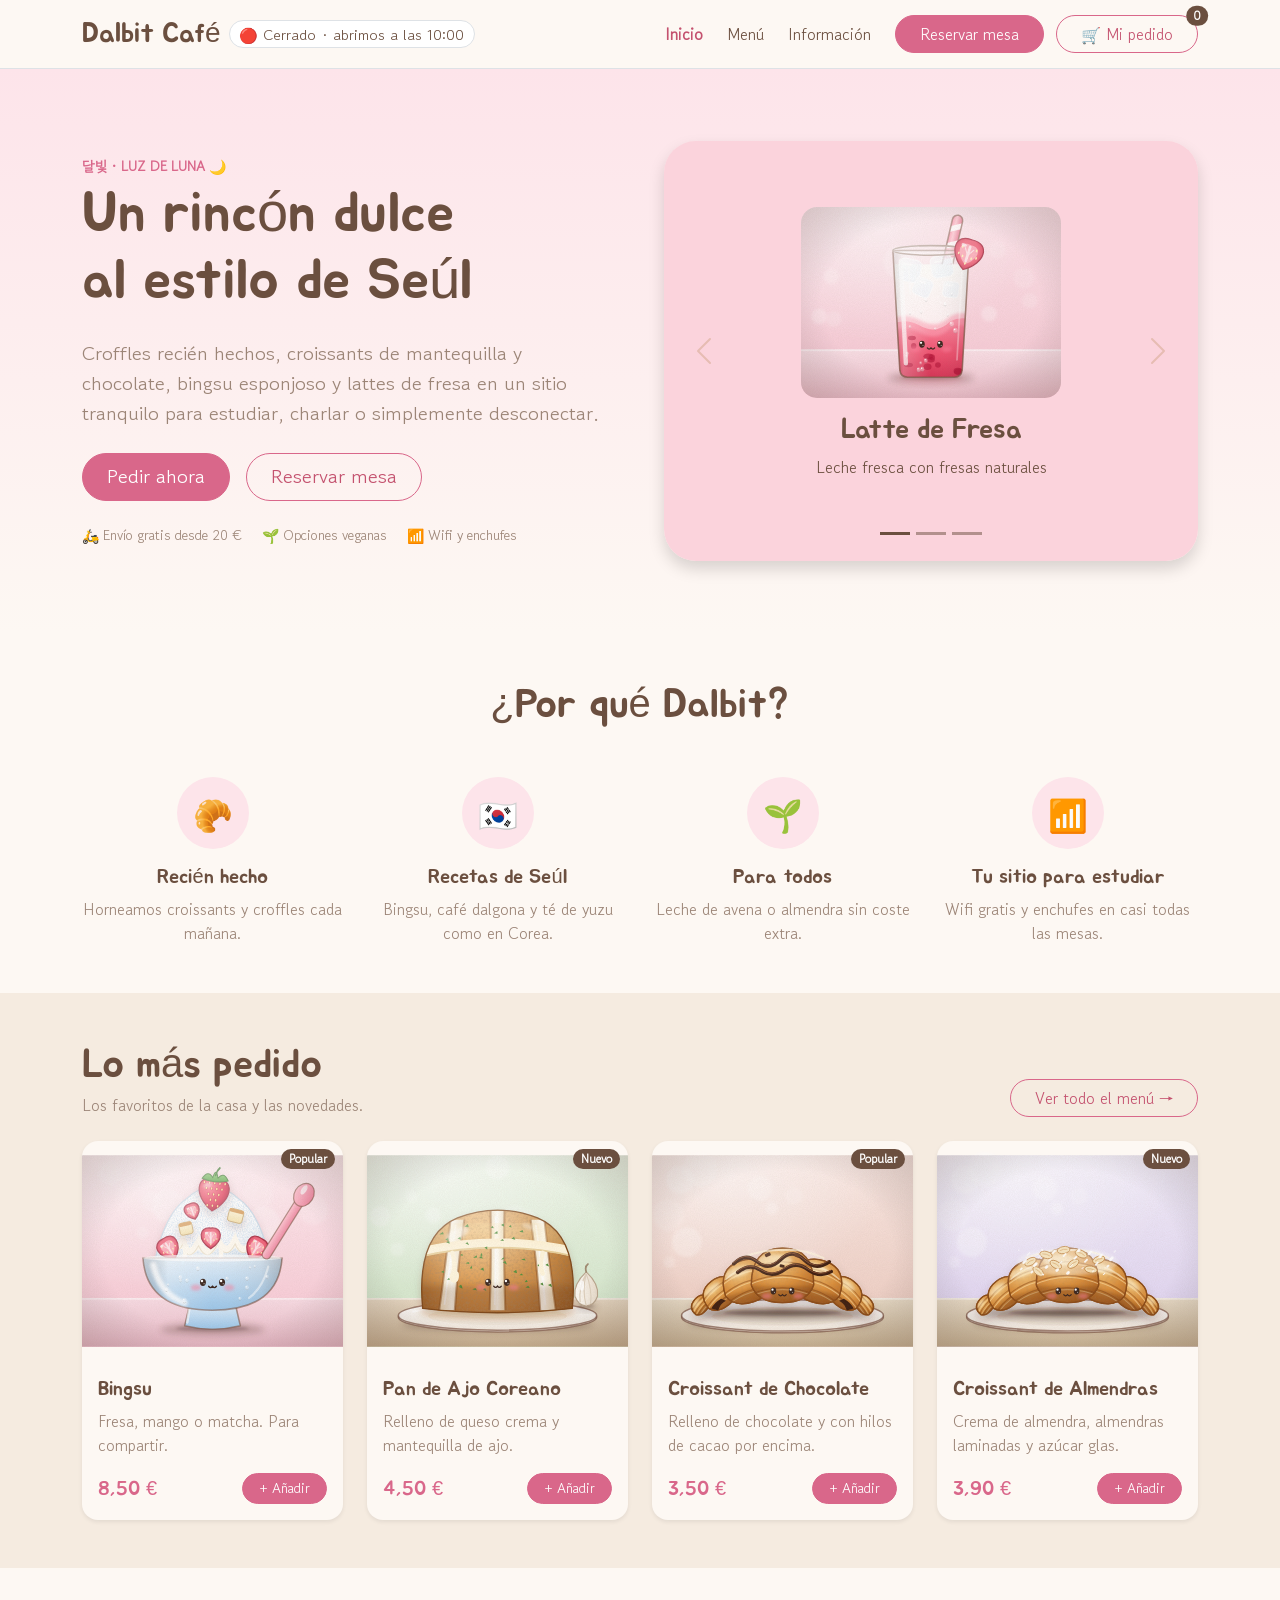
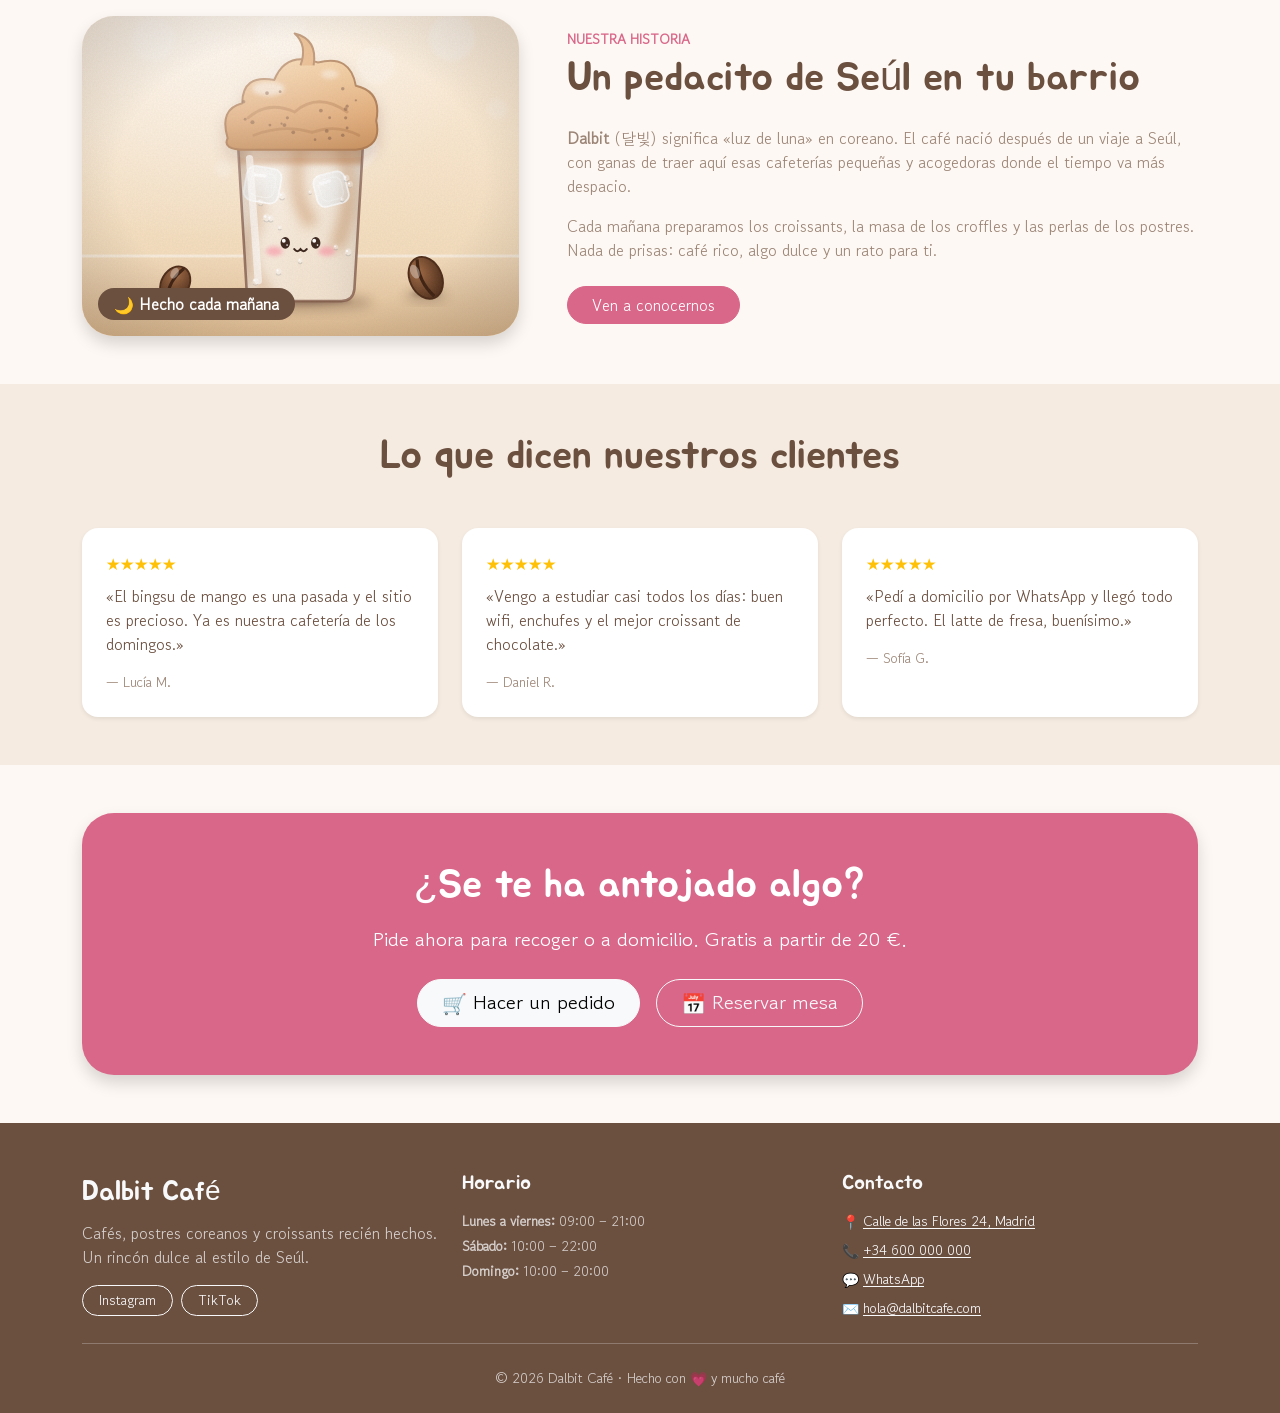
<file: primerproyectobootstrap/index.html>
<!DOCTYPE html>
<html lang="es">
<head>
  <meta charset="UTF-8">
  <meta name="viewport" content="width=device-width, initial-scale=1">
  <title>Dalbit Café · Cafetería coreana, postres y croissants</title>

  <!-- Para Google y para cuando se comparte el enlace -->
  <meta name="description" content="Dalbit Café: cafés, bingsu, croffles y croissants recién hechos al estilo de Seúl. Pide para recoger o a domicilio, o reserva tu mesa.">
  <meta name="theme-color" content="#d9678a">
  <meta property="og:title" content="Dalbit Café · Un rincón dulce al estilo de Seúl">
  <meta property="og:description" content="Cafés, postres coreanos y croissants recién hechos. Pide online o reserva tu mesa.">
  <meta property="og:type" content="website">
  <link rel="icon" href="img/favicon.svg" type="image/svg+xml">

  <!-- Fuentes de Google -->
  <link rel="preconnect" href="https://fonts.googleapis.com">
  <link rel="preconnect" href="https://fonts.gstatic.com" crossorigin>
  <link href="https://fonts.googleapis.com/css2?family=Gowun+Dodum&family=Jua&display=swap" rel="stylesheet">

  <!-- Bootstrap (archivo local) y mis estilos -->
  <link rel="stylesheet" href="css/bootstrap.min.css">
  <link rel="stylesheet" href="css/style.css">
</head>
<body class="d-flex flex-column min-vh-100" data-pagina="inicio">

  <!-- Aquí plantilla.js pone el menú de arriba -->
  <div id="cabecera" class="sticky-top"></div>

  <main class="flex-grow-1">

    <!-- ========== PORTADA ========== -->
    <header class="portada py-5">
      <div class="container py-lg-4">
        <div class="row align-items-center g-5">
          <div class="col-12 col-lg-6 text-center text-lg-start">
            <p class="text-primary text-uppercase fw-bold small mb-1">달빛 · Luz de luna 🌙</p>
            <h1 class="display-4">Un rincón dulce<br>al estilo de Seúl</h1>
            <p class="lead text-body-secondary my-4">
              Croffles recién hechos, croissants de mantequilla y chocolate, bingsu esponjoso y lattes de fresa
              en un sitio tranquilo para estudiar, charlar o simplemente desconectar.
            </p>
            <div class="d-flex flex-wrap gap-3 justify-content-center justify-content-lg-start">
              <a href="menu.html" class="btn btn-primary rounded-pill px-4 btn-lg">Pedir ahora</a>
              <button class="btn btn-outline-primary rounded-pill px-4 btn-lg" data-bs-toggle="modal" data-bs-target="#modalReserva">
                Reservar mesa
              </button>
            </div>

            <!-- Ventajas rápidas -->
            <ul class="list-inline small text-body-secondary mt-4 mb-0">
              <li class="list-inline-item me-3">🛵 Envío gratis desde <span data-dato="envioGratisDesde"></span></li>
              <li class="list-inline-item me-3">🌱 Opciones veganas</li>
              <li class="list-inline-item">📶 Wifi y enchufes</li>
            </ul>
          </div>

          <!-- Carrusel de platos -->
          <div class="col-12 col-lg-6">
            <div id="carruselPlatos" class="carousel slide carousel-fade rounded-5 overflow-hidden shadow" data-bs-ride="carousel">
              <div class="carousel-indicators">
                <button type="button" data-bs-target="#carruselPlatos" data-bs-slide-to="0" class="active" aria-current="true" aria-label="Latte de fresa"></button>
                <button type="button" data-bs-target="#carruselPlatos" data-bs-slide-to="1" aria-label="Matcha latte"></button>
                <button type="button" data-bs-target="#carruselPlatos" data-bs-slide-to="2" aria-label="Croffle de miel"></button>
              </div>

              <div class="carousel-inner">
                <div class="carousel-item active">
                  <div class="slide slide-rosa d-flex flex-column align-items-center justify-content-center text-center p-4">
                    <img src="img/latte-fresa.svg" class="slide-img rounded-4 mb-3" alt="Latte de fresa">
                    <h2 class="h3">Latte de Fresa</h2>
                    <p>Leche fresca con fresas naturales</p>
                  </div>
                </div>
                <div class="carousel-item">
                  <div class="slide slide-verde d-flex flex-column align-items-center justify-content-center text-center p-4">
                    <img src="img/matcha-latte.svg" class="slide-img rounded-4 mb-3" alt="Matcha latte">
                    <h2 class="h3">Matcha Latte</h2>
                    <p>Té verde con leche y espuma suave</p>
                  </div>
                </div>
                <div class="carousel-item">
                  <div class="slide slide-crema d-flex flex-column align-items-center justify-content-center text-center p-4">
                    <img src="img/croffle.svg" class="slide-img rounded-4 mb-3" alt="Croffle">
                    <h2 class="h3">Croffle de Miel</h2>
                    <p>Croissant en gofrera con miel y helado</p>
                  </div>
                </div>
              </div>

              <button class="carousel-control-prev" type="button" data-bs-target="#carruselPlatos" data-bs-slide="prev">
                <span class="carousel-control-prev-icon" aria-hidden="true"></span>
                <span class="visually-hidden">Anterior</span>
              </button>
              <button class="carousel-control-next" type="button" data-bs-target="#carruselPlatos" data-bs-slide="next">
                <span class="carousel-control-next-icon" aria-hidden="true"></span>
                <span class="visually-hidden">Siguiente</span>
              </button>
            </div>
          </div>
        </div>
      </div>
    </header>

    <!-- ========== ¿POR QUÉ DALBIT? ========== -->
    <section class="py-5">
      <div class="container">
        <h2 class="display-6 text-center mb-5">¿Por qué Dalbit?</h2>

        <div class="row row-cols-1 row-cols-sm-2 row-cols-lg-4 g-4 text-center">
          <div class="col aparecer">
            <div class="circulo d-inline-flex align-items-center justify-content-center rounded-circle bg-primary-subtle fs-2 mb-3">🥐</div>
            <h3 class="h5">Recién hecho</h3>
            <p class="text-body-secondary mb-0">Horneamos croissants y croffles cada mañana.</p>
          </div>
          <div class="col aparecer">
            <div class="circulo d-inline-flex align-items-center justify-content-center rounded-circle bg-primary-subtle fs-2 mb-3">🇰🇷</div>
            <h3 class="h5">Recetas de Seúl</h3>
            <p class="text-body-secondary mb-0">Bingsu, café dalgona y té de yuzu como en Corea.</p>
          </div>
          <div class="col aparecer">
            <div class="circulo d-inline-flex align-items-center justify-content-center rounded-circle bg-primary-subtle fs-2 mb-3">🌱</div>
            <h3 class="h5">Para todos</h3>
            <p class="text-body-secondary mb-0">Leche de avena o almendra sin coste extra.</p>
          </div>
          <div class="col aparecer">
            <div class="circulo d-inline-flex align-items-center justify-content-center rounded-circle bg-primary-subtle fs-2 mb-3">📶</div>
            <h3 class="h5">Tu sitio para estudiar</h3>
            <p class="text-body-secondary mb-0">Wifi gratis y enchufes en casi todas las mesas.</p>
          </div>
        </div>
      </div>
    </section>

    <!-- ========== LO MÁS PEDIDO ========== -->
    <section class="py-5 bg-body-tertiary">
      <div class="container">
        <div class="d-flex flex-wrap justify-content-between align-items-end gap-2 mb-4">
          <div>
            <h2 class="display-6 mb-1">Lo más pedido</h2>
            <p class="text-body-secondary mb-0">Los favoritos de la casa y las novedades.</p>
          </div>
          <a href="menu.html" class="btn btn-outline-primary rounded-pill px-4">Ver todo el menú →</a>
        </div>

        <!-- inicio.js pone aquí los productos que tienen insignia en datos.js -->
        <div id="destacados" class="row row-cols-1 row-cols-sm-2 row-cols-lg-4 g-4"></div>
      </div>
    </section>

    <!-- ========== NUESTRA HISTORIA ========== -->
    <!-- Cuenta aquí la historia real del negocio -->
    <section class="py-5">
      <div class="container">
        <div class="row align-items-center g-5">
          <div class="col-12 col-lg-5 aparecer">
            <div class="position-relative">
              <img src="img/cafe-dalgona.svg" class="img-fluid rounded-5 shadow" alt="Café dalgona de Dalbit Café" width="600" height="440" loading="lazy">
              <span class="badge rounded-pill text-bg-dark fs-6 position-absolute bottom-0 start-0 m-3 px-3 py-2">🌙 Hecho cada mañana</span>
            </div>
          </div>
          <div class="col-12 col-lg-7 aparecer">
            <p class="text-primary text-uppercase fw-bold small mb-1">Nuestra historia</p>
            <h2 class="display-6 mb-4">Un pedacito de Seúl en tu barrio</h2>
            <p class="text-body-secondary">
              <strong>Dalbit</strong> (달빛) significa «luz de luna» en coreano. El café nació después de un viaje a Seúl,
              con ganas de traer aquí esas cafeterías pequeñas y acogedoras donde el tiempo va más despacio.
            </p>
            <p class="text-body-secondary mb-4">
              Cada mañana preparamos los croissants, la masa de los croffles y las perlas de los postres.
              Nada de prisas: café rico, algo dulce y un rato para ti.
            </p>
            <a href="informacion.html" class="btn btn-primary rounded-pill px-4">Ven a conocernos</a>
          </div>
        </div>
      </div>
    </section>

    <!-- ========== OPINIONES ========== -->
    <!-- ⚠️ Opiniones de EJEMPLO: cámbialas por opiniones reales de clientes antes de publicar la web -->
    <section class="py-5 bg-body-tertiary">
      <div class="container">
        <h2 class="display-6 text-center mb-5">Lo que dicen nuestros clientes</h2>

        <div class="row row-cols-1 row-cols-md-3 g-4">
          <div class="col aparecer">
            <figure class="h-100 bg-white rounded-4 shadow-sm p-4 mb-0">
              <div class="text-warning mb-2" aria-label="5 de 5 estrellas">★★★★★</div>
              <blockquote class="mb-3">
                <p class="mb-0">«El bingsu de mango es una pasada y el sitio es precioso. Ya es nuestra cafetería de los domingos.»</p>
              </blockquote>
              <figcaption class="text-body-secondary small">— Lucía M.</figcaption>
            </figure>
          </div>
          <div class="col aparecer">
            <figure class="h-100 bg-white rounded-4 shadow-sm p-4 mb-0">
              <div class="text-warning mb-2" aria-label="5 de 5 estrellas">★★★★★</div>
              <blockquote class="mb-3">
                <p class="mb-0">«Vengo a estudiar casi todos los días: buen wifi, enchufes y el mejor croissant de chocolate.»</p>
              </blockquote>
              <figcaption class="text-body-secondary small">— Daniel R.</figcaption>
            </figure>
          </div>
          <div class="col aparecer">
            <figure class="h-100 bg-white rounded-4 shadow-sm p-4 mb-0">
              <div class="text-warning mb-2" aria-label="5 de 5 estrellas">★★★★★</div>
              <blockquote class="mb-3">
                <p class="mb-0">«Pedí a domicilio por WhatsApp y llegó todo perfecto. El latte de fresa, buenísimo.»</p>
              </blockquote>
              <figcaption class="text-body-secondary small">— Sofía G.</figcaption>
            </figure>
          </div>
        </div>
      </div>
    </section>

    <!-- ========== LLAMADA A LA ACCIÓN ========== -->
    <section class="py-5">
      <div class="container">
        <div class="bg-primary text-white rounded-5 shadow p-4 p-lg-5 text-center aparecer">
          <h2 class="display-6 mb-3">¿Se te ha antojado algo?</h2>
          <p class="lead mb-4">Pide ahora para recoger o a domicilio. Gratis a partir de <span data-dato="envioGratisDesde"></span>.</p>
          <div class="d-flex flex-wrap gap-3 justify-content-center">
            <a href="menu.html" class="btn btn-light btn-lg rounded-pill px-4">🛒 Hacer un pedido</a>
            <button class="btn btn-outline-light btn-lg rounded-pill px-4" data-bs-toggle="modal" data-bs-target="#modalReserva">📅 Reservar mesa</button>
          </div>
        </div>
      </div>
    </section>

  </main>

  <!-- Aquí plantilla.js pone el pie, el carrito y las ventanas -->
  <div id="piezasComunes"></div>

  <!-- JavaScript: Bootstrap, datos, piezas comunes, código común y el de esta página -->
  <script src="js/bootstrap.bundle.min.js"></script>
  <script src="js/datos.js"></script>
  <script src="js/plantilla.js"></script>
  <script src="js/comun.js"></script>
  <script src="js/inicio.js"></script>
</body>
</html>
</file>
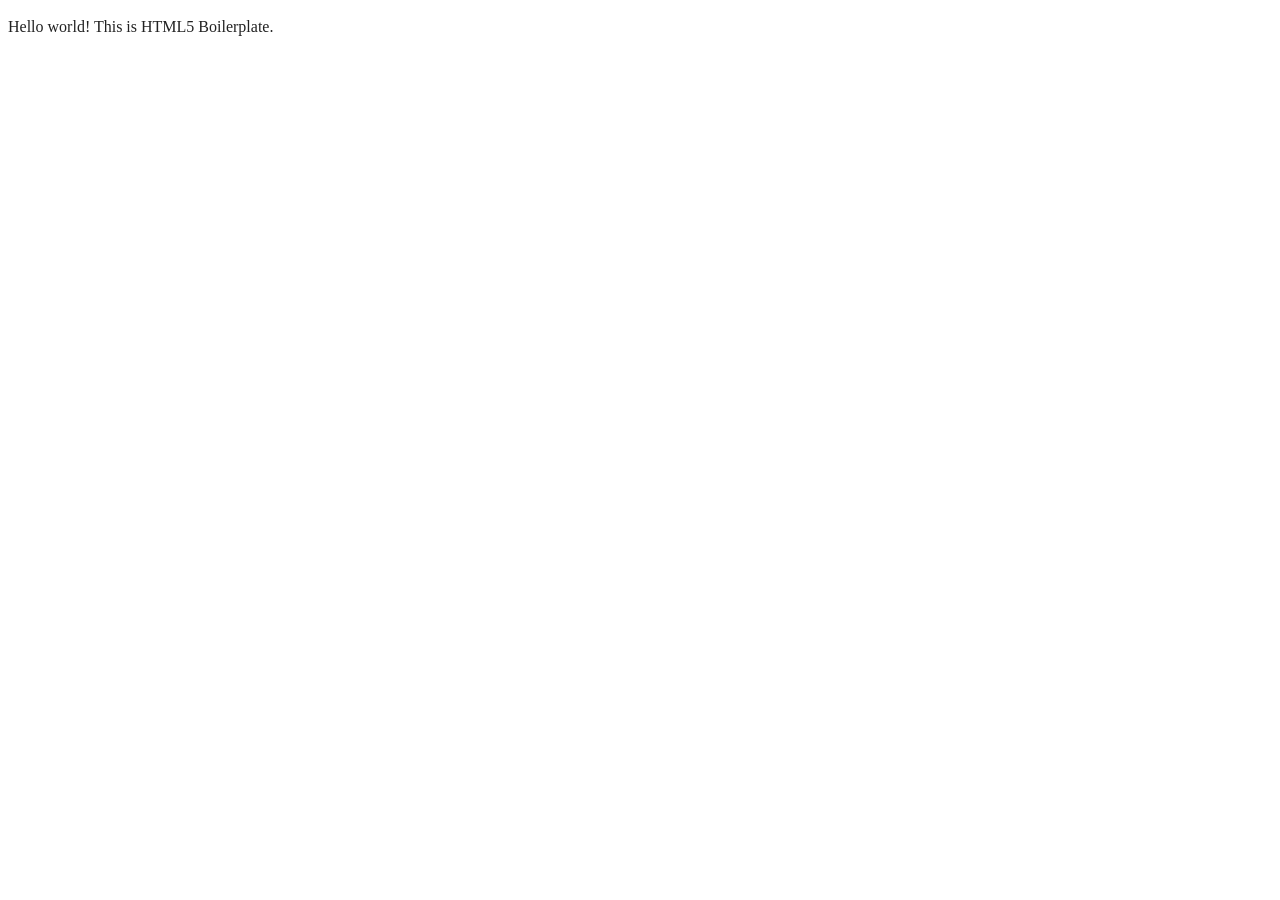
<file: proyectocorrecto/index.html>
<!doctype html>
<html class="no-js" lang="">

<head>
  <meta charset="utf-8">
  <meta name="viewport" content="width=device-width, initial-scale=1">
  <title></title>
  <link rel="stylesheet" href="css/style.css">
  <meta name="description" content="">

  <meta property="og:title" content="">
  <meta property="og:type" content="">
  <meta property="og:url" content="">
  <meta property="og:image" content="">
  <meta property="og:image:alt" content="">

  <link rel="icon" href="/favicon.ico" sizes="any">
  <link rel="icon" href="/icon.svg" type="image/svg+xml">
  <link rel="apple-touch-icon" href="icon.png">

  <link rel="manifest" href="site.webmanifest">
  <meta name="theme-color" content="#fafafa">
  <script src="js/app.js"></script>
</head>

<body>

  <!-- Add your site or application content here -->
  <p>Hello world! This is HTML5 Boilerplate.</p>
  <script src="js/app.js"></script>

</body>

</html>
</file>
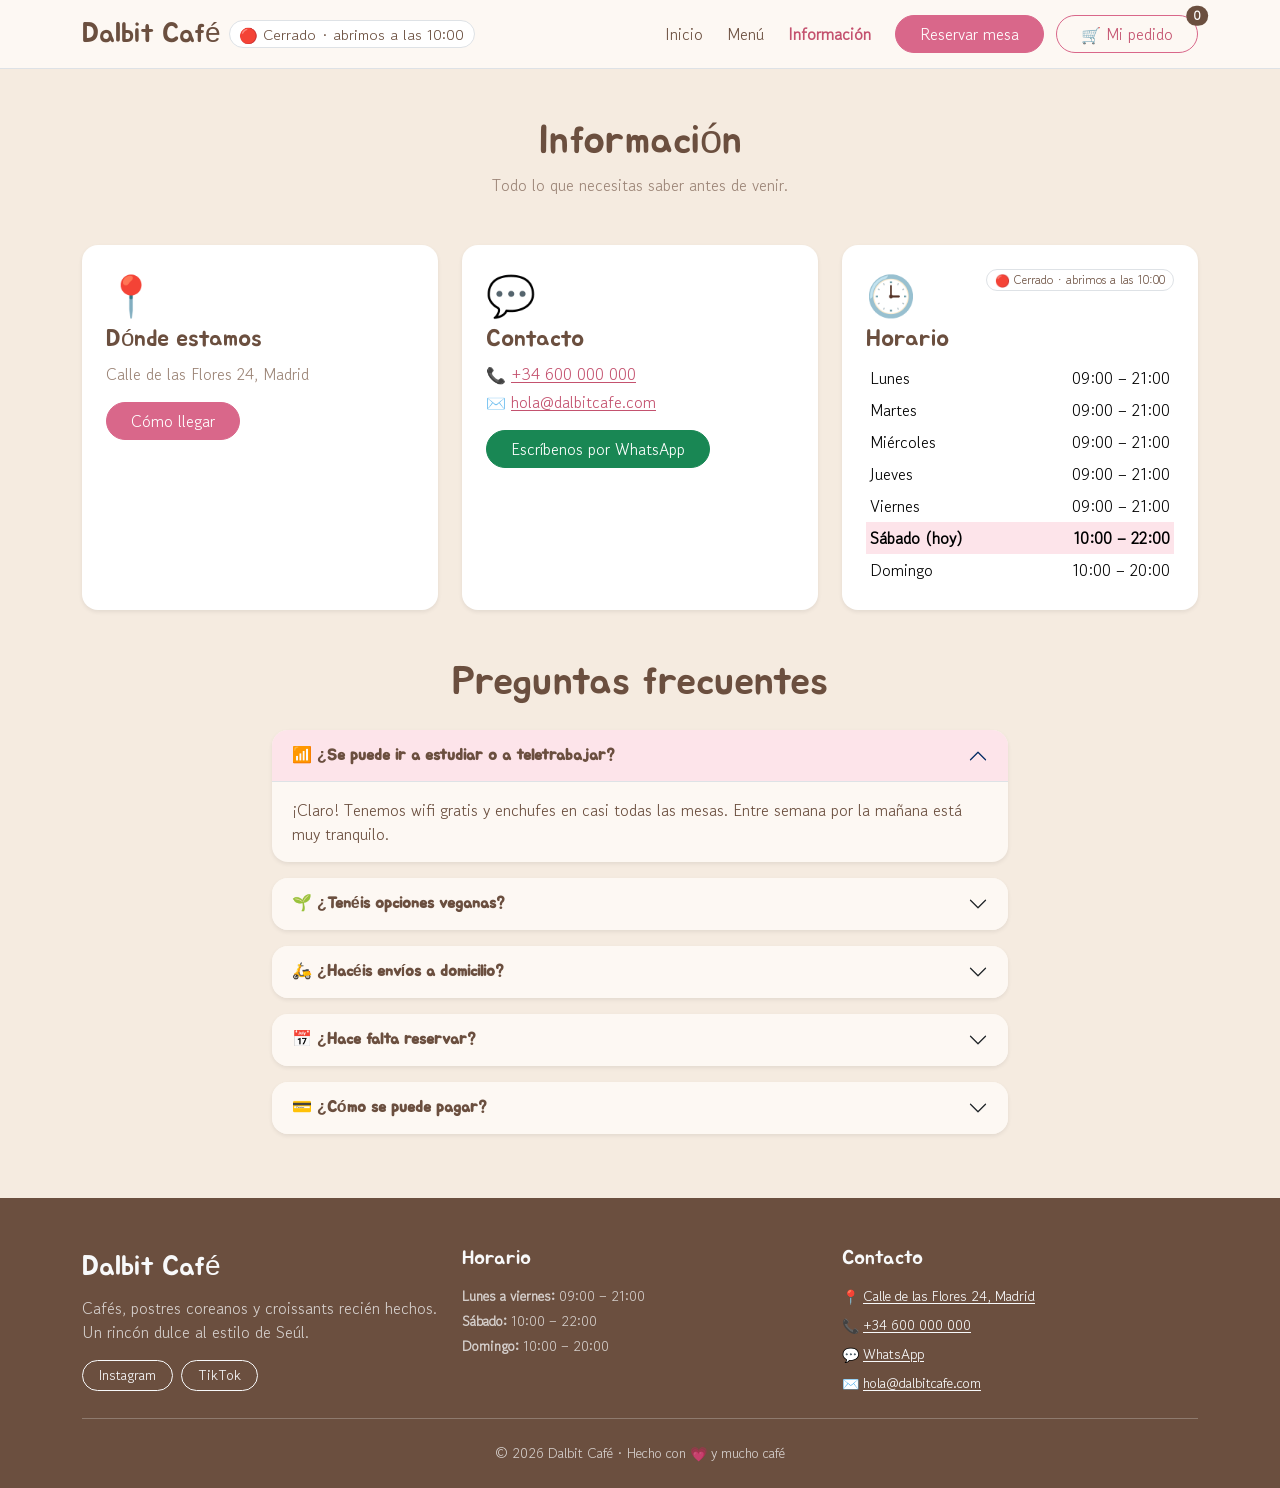
<file: primerproyectobootstrap/informacion.html>
<!DOCTYPE html>
<html lang="es">
<head>
  <meta charset="UTF-8">
  <meta name="viewport" content="width=device-width, initial-scale=1">
  <title>Información · Dalbit Café</title>

  <!-- Para Google y para cuando se comparte el enlace -->
  <meta name="description" content="Dónde está Dalbit Café, horario de apertura, contacto por teléfono y WhatsApp, y preguntas frecuentes.">
  <meta name="theme-color" content="#d9678a">
  <meta property="og:title" content="Información · Dalbit Café">
  <meta property="og:description" content="Horario, dirección, contacto y preguntas frecuentes.">
  <meta property="og:type" content="website">
  <link rel="icon" href="img/favicon.svg" type="image/svg+xml">

  <!-- Fuentes de Google -->
  <link rel="preconnect" href="https://fonts.googleapis.com">
  <link rel="preconnect" href="https://fonts.gstatic.com" crossorigin>
  <link href="https://fonts.googleapis.com/css2?family=Gowun+Dodum&family=Jua&display=swap" rel="stylesheet">

  <!-- Bootstrap (archivo local) y mis estilos -->
  <link rel="stylesheet" href="css/bootstrap.min.css">
  <link rel="stylesheet" href="css/style.css">
</head>
<body class="d-flex flex-column min-vh-100" data-pagina="informacion">

  <!-- Aquí plantilla.js pone el menú de arriba -->
  <div id="cabecera" class="sticky-top"></div>

  <main class="flex-grow-1 py-5 bg-body-tertiary">
    <div class="container">
      <div class="text-center mb-5">
        <h1 class="display-6">Información</h1>
        <p class="text-body-secondary">Todo lo que necesitas saber antes de venir.</p>
      </div>

      <!-- ========== DÓNDE, CONTACTO Y HORARIO ========== -->
      <!-- Los datos salen de datos.js (data-dato y data-enlace) -->
      <div class="row g-4 mb-5">
        <div class="col-12 col-md-6 col-lg-4">
          <div class="h-100 bg-white rounded-4 shadow-sm p-4">
            <div class="display-6 mb-2">📍</div>
            <h2 class="h4">Dónde estamos</h2>
            <p class="text-body-secondary" data-dato="direccion"></p>
            <a data-enlace="mapa" class="btn btn-primary rounded-pill px-4" target="_blank" rel="noopener">Cómo llegar</a>
          </div>
        </div>

        <div class="col-12 col-md-6 col-lg-4">
          <div class="h-100 bg-white rounded-4 shadow-sm p-4">
            <div class="display-6 mb-2">💬</div>
            <h2 class="h4">Contacto</h2>
            <ul class="list-unstyled text-body-secondary">
              <li class="mb-1">📞 <a data-enlace="telefono"><span data-dato="telefono"></span></a></li>
              <li>✉️ <a data-enlace="email"><span data-dato="email"></span></a></li>
            </ul>
            <a data-enlace="whatsapp" class="btn btn-success rounded-pill px-4" target="_blank" rel="noopener">Escríbenos por WhatsApp</a>
          </div>
        </div>

        <div class="col-12 col-lg-4">
          <div class="h-100 bg-white rounded-4 shadow-sm p-4">
            <div class="d-flex justify-content-between align-items-start">
              <div class="display-6 mb-2">🕒</div>
              <span class="badge rounded-pill bg-white text-body border fw-normal estado-local"></span>
            </div>
            <h2 class="h4">Horario</h2>
            <table class="table table-sm table-borderless mb-0">
              <!-- informacion.js rellena las filas con el horario de datos.js -->
              <tbody id="tablaHorario"></tbody>
            </table>
          </div>
        </div>
      </div>

      <!-- ========== PREGUNTAS FRECUENTES ========== -->
      <h2 class="display-6 text-center mb-4">Preguntas frecuentes</h2>

      <div class="row justify-content-center">
        <div class="col-12 col-lg-8">
          <div class="accordion" id="acordeonInfo">

            <div class="accordion-item border-0 rounded-4 overflow-hidden shadow-sm mb-3">
              <h3 class="accordion-header">
                <button class="accordion-button fw-bold" type="button" data-bs-toggle="collapse" data-bs-target="#info1">
                  📶 ¿Se puede ir a estudiar o a teletrabajar?
                </button>
              </h3>
              <div id="info1" class="accordion-collapse collapse show" data-bs-parent="#acordeonInfo">
                <div class="accordion-body">
                  ¡Claro! Tenemos wifi gratis y enchufes en casi todas las mesas. Entre semana por la mañana está muy tranquilo.
                </div>
              </div>
            </div>

            <div class="accordion-item border-0 rounded-4 overflow-hidden shadow-sm mb-3">
              <h3 class="accordion-header">
                <button class="accordion-button fw-bold collapsed" type="button" data-bs-toggle="collapse" data-bs-target="#info2">
                  🌱 ¿Tenéis opciones veganas?
                </button>
              </h3>
              <div id="info2" class="accordion-collapse collapse" data-bs-parent="#acordeonInfo">
                <div class="accordion-body">
                  Sí. Todas las bebidas se pueden pedir con leche de avena o de almendra sin coste extra.
                </div>
              </div>
            </div>

            <div class="accordion-item border-0 rounded-4 overflow-hidden shadow-sm mb-3">
              <h3 class="accordion-header">
                <button class="accordion-button fw-bold collapsed" type="button" data-bs-toggle="collapse" data-bs-target="#info3">
                  🛵 ¿Hacéis envíos a domicilio?
                </button>
              </h3>
              <div id="info3" class="accordion-collapse collapse" data-bs-parent="#acordeonInfo">
                <div class="accordion-body">
                  Sí, por <span data-dato="costeEnvio"></span>, y gratis si tu pedido llega a <span data-dato="envioGratisDesde"></span>.
                  Puedes <a href="menu.html">hacer tu pedido aquí</a> y enviárnoslo por WhatsApp.
                </div>
              </div>
            </div>

            <div class="accordion-item border-0 rounded-4 overflow-hidden shadow-sm mb-3">
              <h3 class="accordion-header">
                <button class="accordion-button fw-bold collapsed" type="button" data-bs-toggle="collapse" data-bs-target="#info4">
                  📅 ¿Hace falta reservar?
                </button>
              </h3>
              <div id="info4" class="accordion-collapse collapse" data-bs-parent="#acordeonInfo">
                <div class="accordion-body">
                  Entre semana no suele hacer falta. Los fines de semana se llena, así que te recomendamos
                  <a href="#" data-bs-toggle="modal" data-bs-target="#modalReserva">reservar mesa</a>.
                </div>
              </div>
            </div>

            <div class="accordion-item border-0 rounded-4 overflow-hidden shadow-sm mb-3">
              <h3 class="accordion-header">
                <button class="accordion-button fw-bold collapsed" type="button" data-bs-toggle="collapse" data-bs-target="#info5">
                  💳 ¿Cómo se puede pagar?
                </button>
              </h3>
              <div id="info5" class="accordion-collapse collapse" data-bs-parent="#acordeonInfo">
                <div class="accordion-body">
                  En efectivo, con tarjeta o por Bizum, tanto en el local como al recibir tu pedido.
                </div>
              </div>
            </div>

          </div>
        </div>
      </div>
    </div>
  </main>

  <!-- Aquí plantilla.js pone el pie, el carrito y las ventanas -->
  <div id="piezasComunes"></div>

  <!-- JavaScript: Bootstrap, datos, piezas comunes, código común y el de esta página -->
  <script src="js/bootstrap.bundle.min.js"></script>
  <script src="js/datos.js"></script>
  <script src="js/plantilla.js"></script>
  <script src="js/comun.js"></script>
  <script src="js/informacion.js"></script>
</body>
</html>
</file>
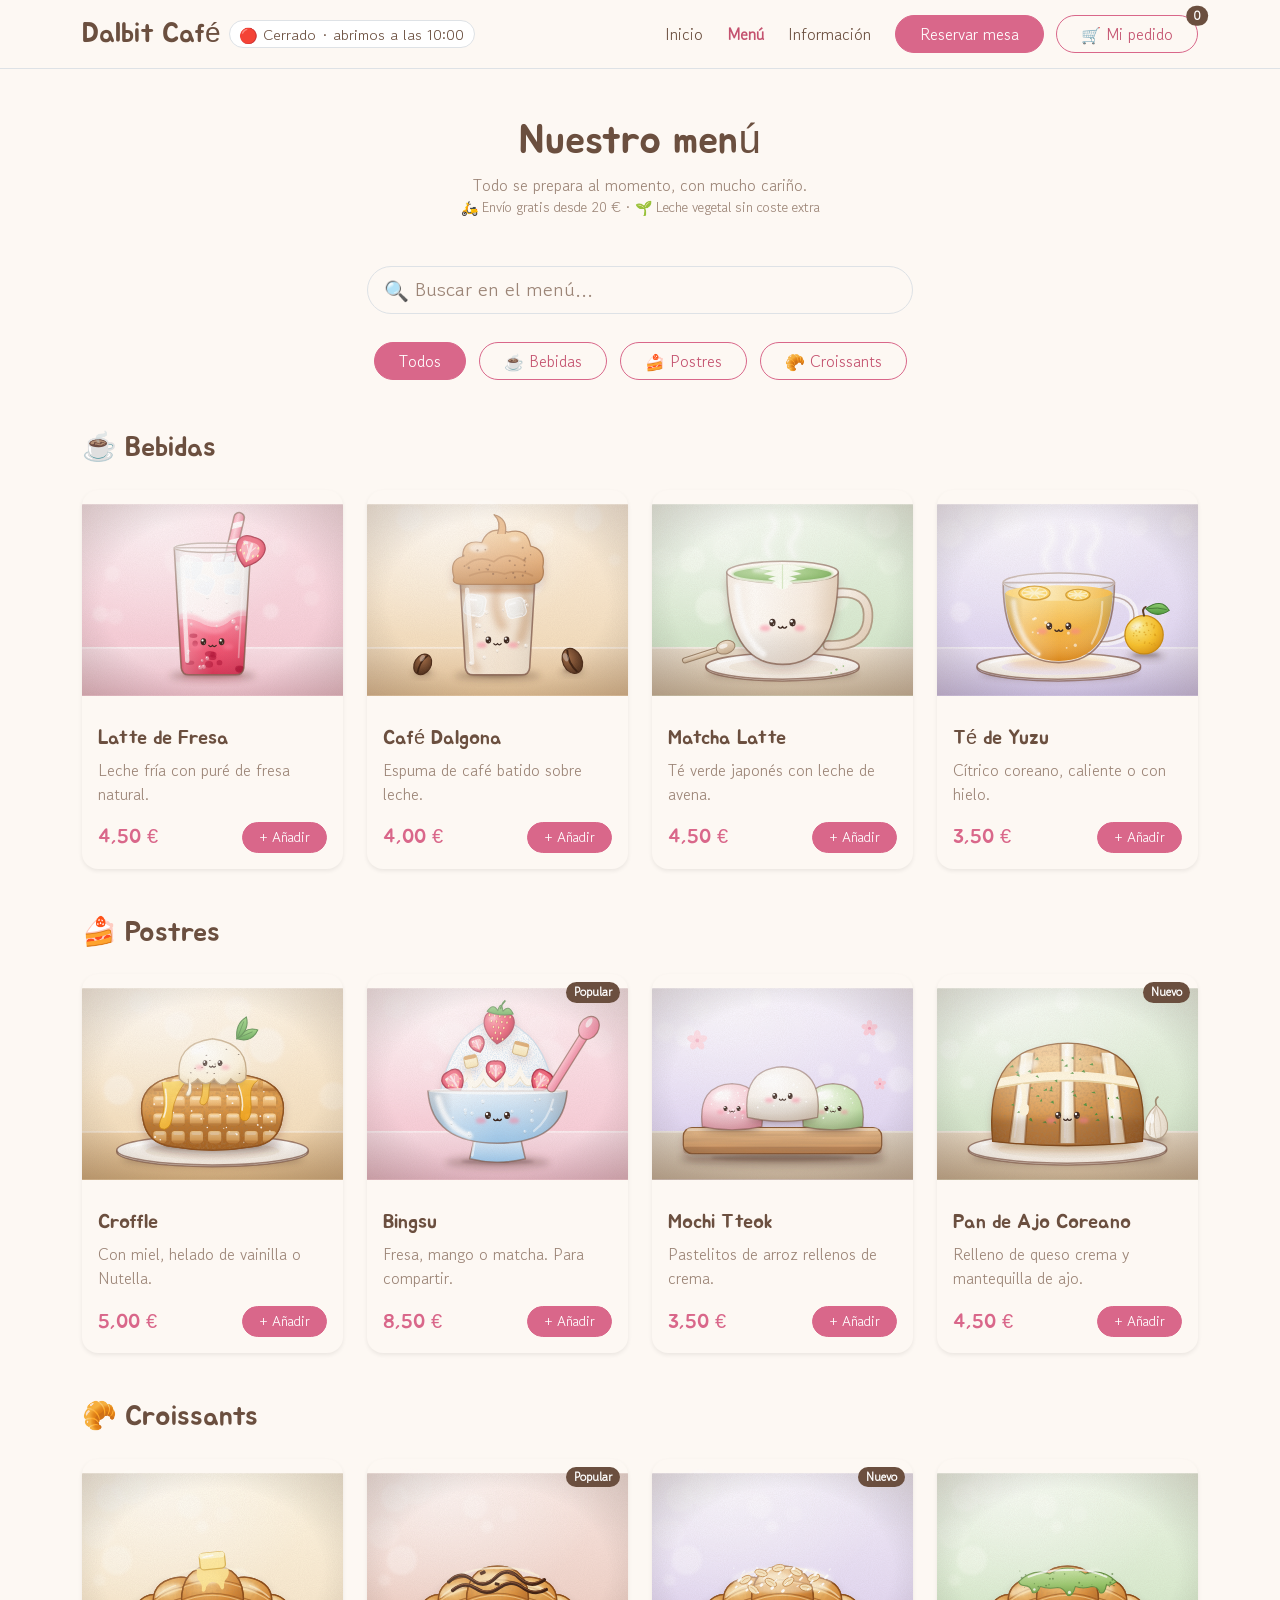
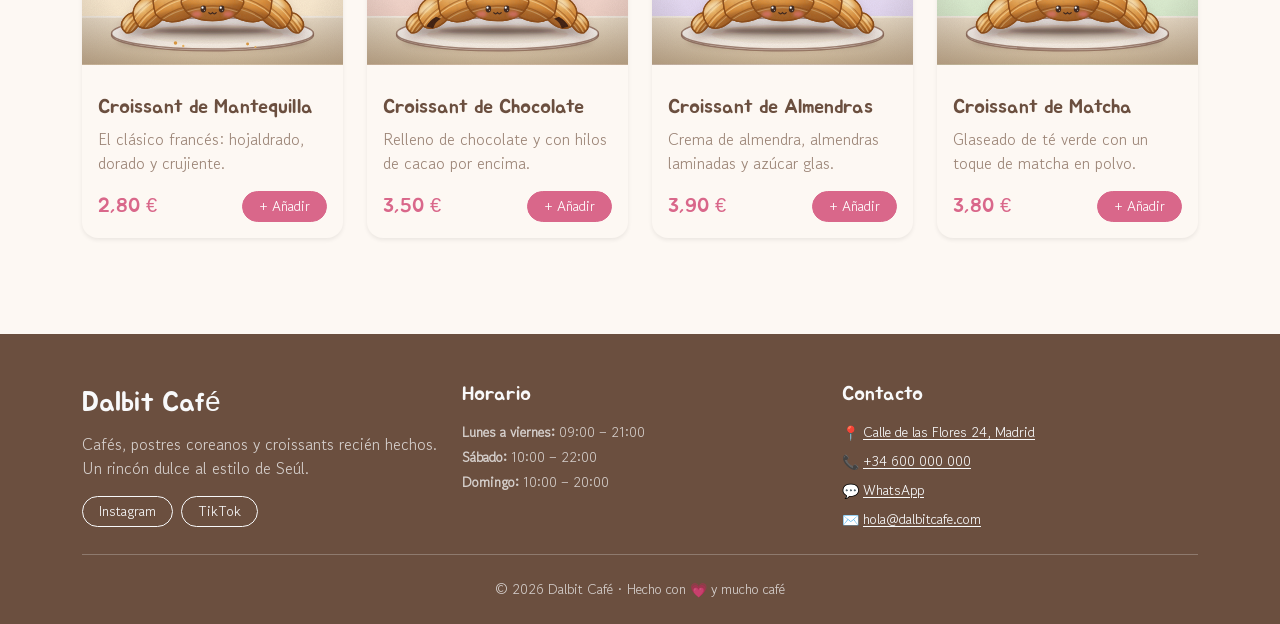
<file: primerproyectobootstrap/menu.html>
<!DOCTYPE html>
<html lang="es">
<head>
  <meta charset="UTF-8">
  <meta name="viewport" content="width=device-width, initial-scale=1">
  <title>Menú · Dalbit Café</title>

  <!-- Para Google y para cuando se comparte el enlace -->
  <meta name="description" content="Carta de Dalbit Café: lattes, café dalgona, matcha, bingsu, croffles, mochis y croissants. Pide online para recoger o a domicilio.">
  <meta name="theme-color" content="#d9678a">
  <meta property="og:title" content="Menú · Dalbit Café">
  <meta property="og:description" content="Cafés, postres coreanos y croissants. Pide online para recoger o a domicilio.">
  <meta property="og:type" content="website">
  <link rel="icon" href="img/favicon.svg" type="image/svg+xml">

  <!-- Fuentes de Google -->
  <link rel="preconnect" href="https://fonts.googleapis.com">
  <link rel="preconnect" href="https://fonts.gstatic.com" crossorigin>
  <link href="https://fonts.googleapis.com/css2?family=Gowun+Dodum&family=Jua&display=swap" rel="stylesheet">

  <!-- Bootstrap (archivo local) y mis estilos -->
  <link rel="stylesheet" href="css/bootstrap.min.css">
  <link rel="stylesheet" href="css/style.css">
</head>
<body class="d-flex flex-column min-vh-100" data-pagina="menu">

  <!-- Aquí plantilla.js pone el menú de arriba -->
  <div id="cabecera" class="sticky-top"></div>

  <!-- ========== MENÚ ========== -->
  <main class="flex-grow-1 py-5">
    <div class="container">
      <div class="text-center mb-5">
        <h1 class="display-6">Nuestro menú</h1>
        <p class="text-body-secondary mb-0">Todo se prepara al momento, con mucho cariño.</p>
        <p class="small text-body-secondary">🛵 Envío gratis desde <span data-dato="envioGratisDesde"></span> · 🌱 Leche vegetal sin coste extra</p>
      </div>

      <!-- Buscador y botones de filtro -->
      <div class="row justify-content-center mb-4">
        <div class="col-12 col-md-6">
          <label for="buscador" class="visually-hidden">Buscar en el menú</label>
          <input type="search" id="buscador" class="form-control form-control-lg rounded-pill" placeholder="🔍 Buscar en el menú...">
        </div>
      </div>
      <div class="text-center mb-5">
        <button class="btn btn-outline-primary rounded-pill px-4 m-1 btn-filtro active" data-filtro="todos" aria-pressed="true">Todos</button>
        <button class="btn btn-outline-primary rounded-pill px-4 m-1 btn-filtro" data-filtro="bebidas" aria-pressed="false">☕ Bebidas</button>
        <button class="btn btn-outline-primary rounded-pill px-4 m-1 btn-filtro" data-filtro="postres" aria-pressed="false">🍰 Postres</button>
        <button class="btn btn-outline-primary rounded-pill px-4 m-1 btn-filtro" data-filtro="croissants" aria-pressed="false">🥐 Croissants</button>
      </div>

      <!-- Mensaje si la búsqueda no encuentra nada -->
      <p id="sinResultados" class="text-center text-body-secondary d-none">No hemos encontrado nada con ese nombre 🥲</p>

      <!-- Las tarjetas las crea js/menu.js con la lista "productos" de datos.js -->
      <section class="grupo mb-5" data-categoria="bebidas">
        <h2 class="h3 mb-4">☕ Bebidas</h2>
        <div class="row row-cols-1 row-cols-sm-2 row-cols-lg-4 g-4"></div>
      </section>

      <section class="grupo mb-5" data-categoria="postres">
        <h2 class="h3 mb-4">🍰 Postres</h2>
        <div class="row row-cols-1 row-cols-sm-2 row-cols-lg-4 g-4"></div>
      </section>

      <section class="grupo mb-5" data-categoria="croissants">
        <h2 class="h3 mb-4">🥐 Croissants</h2>
        <div class="row row-cols-1 row-cols-sm-2 row-cols-lg-4 g-4"></div>
      </section>
    </div>
  </main>

  <!-- Aquí plantilla.js pone el pie, el carrito y las ventanas -->
  <div id="piezasComunes"></div>

  <!-- JavaScript: Bootstrap, datos, piezas comunes, código común y el de esta página -->
  <script src="js/bootstrap.bundle.min.js"></script>
  <script src="js/datos.js"></script>
  <script src="js/plantilla.js"></script>
  <script src="js/comun.js"></script>
  <script src="js/menu.js"></script>
</body>
</html>
</file>
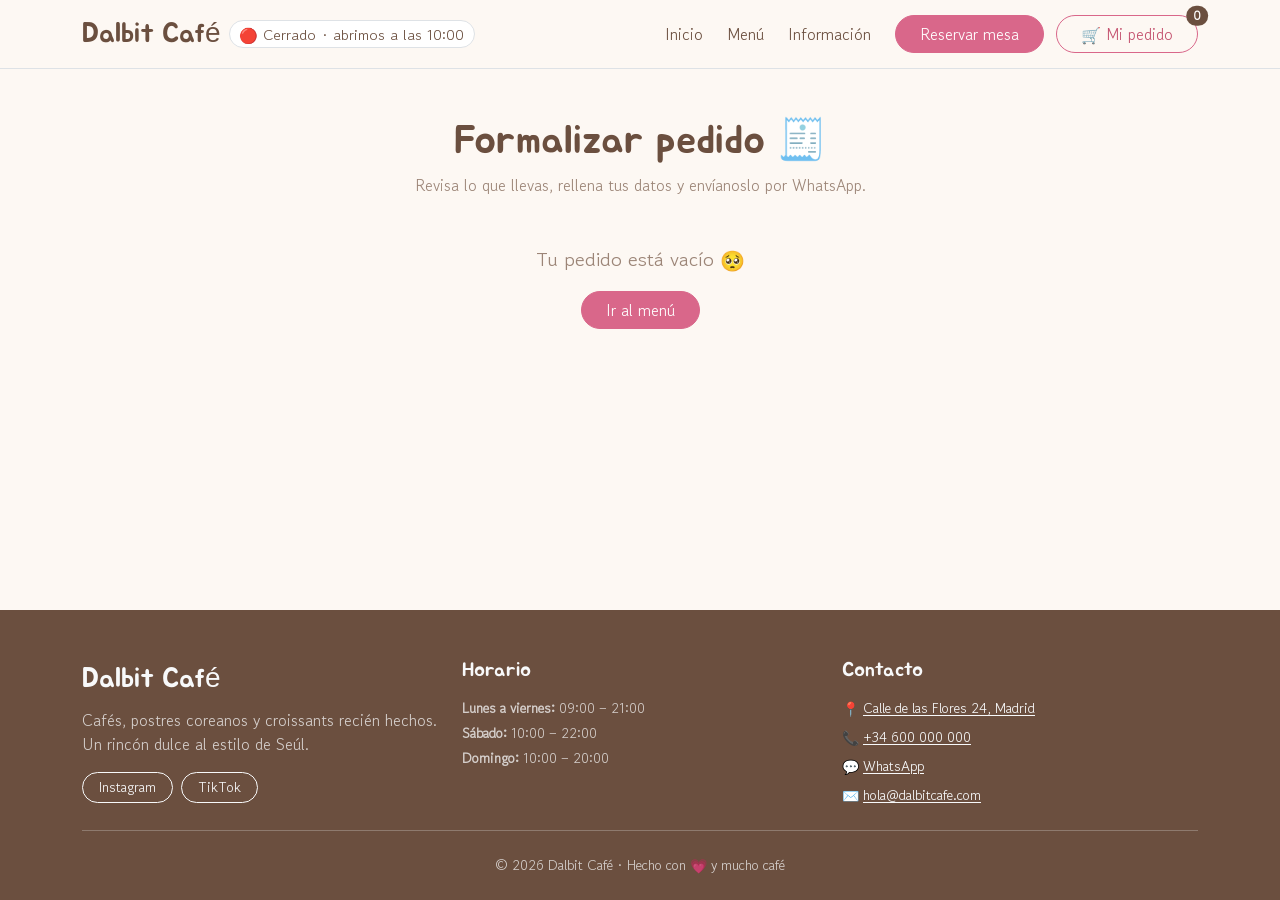
<file: primerproyectobootstrap/pedido.html>
<!DOCTYPE html>
<html lang="es">
<head>
  <meta charset="UTF-8">
  <meta name="viewport" content="width=device-width, initial-scale=1">
  <title>Mi pedido · Dalbit Café</title>

  <!-- Para Google y para cuando se comparte el enlace -->
  <meta name="description" content="Haz tu pedido en Dalbit Café para recoger en el local o a domicilio y envíanoslo por WhatsApp.">
  <meta name="theme-color" content="#d9678a">
  <meta name="robots" content="noindex">
  <link rel="icon" href="img/favicon.svg" type="image/svg+xml">

  <!-- Fuentes de Google -->
  <link rel="preconnect" href="https://fonts.googleapis.com">
  <link rel="preconnect" href="https://fonts.gstatic.com" crossorigin>
  <link href="https://fonts.googleapis.com/css2?family=Gowun+Dodum&family=Jua&display=swap" rel="stylesheet">

  <!-- Bootstrap (archivo local) y mis estilos -->
  <link rel="stylesheet" href="css/bootstrap.min.css">
  <link rel="stylesheet" href="css/style.css">
</head>
<body class="d-flex flex-column min-vh-100" data-pagina="pedido">

  <!-- Aquí plantilla.js pone el menú de arriba -->
  <div id="cabecera" class="sticky-top"></div>

  <main class="flex-grow-1 py-5">
    <div class="container">
      <div class="text-center mb-5">
        <h1 class="display-6">Formalizar pedido 🧾</h1>
        <p class="text-body-secondary">Revisa lo que llevas, rellena tus datos y envíanoslo por WhatsApp.</p>
      </div>

      <!-- Si el carrito está vacío (lo decide pedido.js) -->
      <div id="pedidoVacio" class="text-center d-none">
        <p class="fs-5 text-body-secondary">Tu pedido está vacío 🥺</p>
        <a href="menu.html" class="btn btn-primary rounded-pill px-4">Ir al menú</a>
      </div>

      <!-- ========== FORMULARIO ========== -->
      <!-- novalidate: los errores los enseña Bootstrap con sus estilos, no el navegador -->
      <form id="formPedido" class="row g-4" novalidate>

        <!-- Columna izquierda: datos del cliente -->
        <div class="col-12 col-lg-7">
          <div class="bg-white rounded-4 shadow-sm p-4">
            <h2 class="h4 mb-4">Tus datos</h2>

            <div class="row g-3 mb-3">
              <div class="col-md-6">
                <label for="pedNombre" class="form-label">Nombre</label>
                <input type="text" class="form-control" id="pedNombre" autocomplete="name" required>
                <div class="invalid-feedback">Dinos tu nombre.</div>
              </div>
              <div class="col-md-6">
                <label for="pedTelefono" class="form-label">Teléfono</label>
                <input type="tel" class="form-control" id="pedTelefono" autocomplete="tel" pattern="[0-9 +]{9,15}" required>
                <div class="invalid-feedback">Escribe un teléfono válido.</div>
              </div>
            </div>

            <!-- ¿Recoger o a domicilio? -->
            <label class="form-label d-block">¿Cómo lo quieres?</label>
            <div class="btn-group w-100 mb-3" role="group" aria-label="Tipo de entrega">
              <input type="radio" class="btn-check" name="entrega" id="recoger" value="Recoger en el local" checked>
              <label class="btn btn-outline-primary" for="recoger">🏪 Recoger</label>
              <input type="radio" class="btn-check" name="entrega" id="domicilio" value="A domicilio">
              <label class="btn btn-outline-primary" for="domicilio">🛵 A domicilio</label>
            </div>

            <!-- Solo se muestra si elige "A domicilio" -->
            <div id="campoDireccion" class="mb-3 d-none">
              <label for="pedDireccion" class="form-label">Dirección</label>
              <input type="text" class="form-control" id="pedDireccion" autocomplete="street-address" placeholder="Calle, número, piso...">
              <div class="invalid-feedback">Necesitamos la dirección para llevártelo.</div>
            </div>

            <div class="row g-3 mb-1">
              <div class="col-6 col-md-4">
                <label for="pedDia" class="form-label">Día</label>
                <select class="form-select" id="pedDia">
                  <option value="hoy">Hoy</option>
                  <option value="manana">Mañana</option>
                </select>
              </div>
              <div class="col-6 col-md-4">
                <label for="pedHora" class="form-label">Hora</label>
                <input type="time" class="form-control" id="pedHora" required>
                <div class="invalid-feedback">Elige una hora dentro del horario.</div>
              </div>
              <div class="col-12 col-md-4">
                <label for="pedPago" class="form-label">Pago</label>
                <select class="form-select" id="pedPago">
                  <option>Efectivo</option>
                  <option>Tarjeta</option>
                  <option>Bizum</option>
                </select>
              </div>
            </div>
            <!-- pedido.js escribe aquí las horas posibles -->
            <small id="ayudaHora" class="d-block text-body-secondary mb-3"></small>

            <label for="pedNotas" class="form-label">Notas (opcional)</label>
            <textarea class="form-control" id="pedNotas" rows="3" placeholder="Ej.: leche de avena, sin azúcar..."></textarea>
          </div>
        </div>

        <!-- Columna derecha: resumen del pedido -->
        <div class="col-12 col-lg-5">
          <div class="bg-white rounded-4 shadow-sm p-4 sticky-lg-top resumen-fijo">
            <h2 class="h4 mb-3">Tu pedido</h2>

            <!-- Aquí pedido.js pinta los productos -->
            <ul id="resumenLista" class="list-unstyled"></ul>
            <a href="menu.html" class="d-inline-block mb-3">+ Añadir más cosas</a>

            <!-- Código de descuento -->
            <label for="pedCupon" class="form-label d-block">Código de descuento</label>
            <div class="input-group mb-1">
              <input type="text" class="form-control" id="pedCupon" placeholder="Prueba con DALBIT10">
              <button type="button" class="btn btn-outline-primary px-4" id="btnCupon">Aplicar</button>
            </div>
            <small id="mensajeCupon" class="d-block mb-3"></small>

            <!-- Cuentas -->
            <div class="bg-body rounded-3 p-3 mb-3">
              <div class="d-flex justify-content-between">
                <span>Subtotal</span><span id="resSubtotal"></span>
              </div>
              <div class="d-flex justify-content-between text-success">
                <span>Descuento</span><span id="resDescuento"></span>
              </div>
              <div class="d-flex justify-content-between">
                <span>Envío</span><span id="resEnvio"></span>
              </div>
              <div class="d-flex justify-content-between fw-bold border-top mt-2 pt-2">
                <span>Total a pagar</span>
                <span id="totalPedido" class="precio fs-4 text-primary">0,00 €</span>
              </div>
            </div>

            <button type="submit" class="btn btn-primary rounded-pill px-4 btn-lg w-100">Continuar</button>
            <p class="small text-body-secondary text-center mt-2 mb-0">Pagas al recoger o al recibir tu pedido.</p>
          </div>
        </div>
      </form>

      <!-- ========== ÚLTIMO PASO: ENVIAR POR WHATSAPP (oculto al principio) ========== -->
      <div id="pedidoListo" class="bg-white rounded-4 shadow-sm p-4 p-md-5 text-center mx-auto d-none" style="max-width: 560px;">
        <div class="icono-listo display-3">📲</div>
        <h2>¡Ya casi está!</h2>
        <p class="text-body-secondary mb-4">Último paso: envíanos el pedido por WhatsApp y empezamos a prepararlo.</p>
        <!-- pedido.js escribe aquí el mismo mensaje que se envía -->
        <div id="resumenPedido" class="bg-body rounded-3 p-3 text-start small texto-lineas mb-4"></div>
        <a id="btnWhatsApp" class="btn btn-success btn-lg rounded-pill px-4 w-100 mb-2" target="_blank" rel="noopener">📲 Enviar pedido por WhatsApp</a>
        <button id="btnEditar" type="button" class="btn btn-link">← Cambiar algo del pedido</button>
      </div>

      <!-- ========== GRACIAS (oculto al principio) ========== -->
      <div id="pedidoEnviado" class="bg-white rounded-4 shadow-sm p-4 p-md-5 text-center mx-auto d-none" style="max-width: 560px;">
        <div class="icono-listo display-3">💗</div>
        <h2>¡Gracias, <span id="nombreGracias"></span>!</h2>
        <p class="text-body-secondary mb-4">En cuanto nos llegue tu mensaje te confirmamos el pedido por WhatsApp.</p>
        <a href="index.html" class="btn btn-primary rounded-pill px-4">Volver al inicio</a>
      </div>
    </div>
  </main>

  <!-- Aquí plantilla.js pone el pie, el carrito y las ventanas -->
  <div id="piezasComunes"></div>

  <!-- JavaScript: Bootstrap, datos, piezas comunes, código común y el de esta página -->
  <script src="js/bootstrap.bundle.min.js"></script>
  <script src="js/datos.js"></script>
  <script src="js/plantilla.js"></script>
  <script src="js/comun.js"></script>
  <script src="js/pedido.js"></script>
</body>
</html>
</file>
<file: proyectocorrecto/css/style.css>
/*! HTML5 Boilerplate v9.0.1 | MIT License | https://html5boilerplate.com/ */

/* main.css 3.0.0 | MIT License | https://github.com/h5bp/main.css#readme */
/*
 * What follows is the result of much research on cross-browser styling.
 * Credit left inline and big thanks to Nicolas Gallagher, Jonathan Neal,
 * Kroc Camen, and the H5BP dev community and team.
 */

/* ==========================================================================
   Base styles: opinionated defaults
   ========================================================================== */

html {
  color: #222;
  font-size: 1em;
  line-height: 1.4;
}

/*
 * Remove text-shadow in selection highlight:
 * https://twitter.com/miketaylr/status/12228805301
 *
 * Customize the background color to match your design.
 */

::-moz-selection {
  background: #b3d4fc;
  text-shadow: none;
}

::selection {
  background: #b3d4fc;
  text-shadow: none;
}

/*
 * A better looking default horizontal rule
 */

hr {
  display: block;
  height: 1px;
  border: 0;
  border-top: 1px solid #ccc;
  margin: 1em 0;
  padding: 0;
}

/*
 * Remove the gap between audio, canvas, iframes,
 * images, videos and the bottom of their containers:
 * https://github.com/h5bp/html5-boilerplate/issues/440
 */

audio,
canvas,
iframe,
img,
svg,
video {
  vertical-align: middle;
}

/*
 * Remove default fieldset styles.
 */

fieldset {
  border: 0;
  margin: 0;
  padding: 0;
}

/*
 * Allow only vertical resizing of textareas.
 */

textarea {
  resize: vertical;
}

/* ==========================================================================
   Author's custom styles
   ========================================================================== */

/* ==========================================================================
   Helper classes
   ========================================================================== */

/*
 * Hide visually and from screen readers
 */

.hidden,
[hidden] {
  display: none !important;
}

/*
 * Hide only visually, but have it available for screen readers:
 * https://snook.ca/archives/html_and_css/hiding-content-for-accessibility
 *
 * 1. For long content, line feeds are not interpreted as spaces and small width
 *    causes content to wrap 1 word per line:
 *    https://medium.com/@jessebeach/beware-smushed-off-screen-accessible-text-5952a4c2cbfe
 */

.visually-hidden {
  border: 0;
  clip: rect(0, 0, 0, 0);
  height: 1px;
  margin: -1px;
  overflow: hidden;
  padding: 0;
  position: absolute;
  white-space: nowrap;
  width: 1px;
  /* 1 */
}

/*
 * Extends the .visually-hidden class to allow the element
 * to be focusable when navigated to via the keyboard:
 * https://www.drupal.org/node/897638
 */

.visually-hidden.focusable:active,
.visually-hidden.focusable:focus {
  clip: auto;
  height: auto;
  margin: 0;
  overflow: visible;
  position: static;
  white-space: inherit;
  width: auto;
}

/*
 * Hide visually and from screen readers, but maintain layout
 */

.invisible {
  visibility: hidden;
}

/*
 * Clearfix: contain floats
 *
 * The use of `table` rather than `block` is only necessary if using
 * `::before` to contain the top-margins of child elements.
 */

.clearfix::before,
.clearfix::after {
  content: "";
  display: table;
}

.clearfix::after {
  clear: both;
}

/* ==========================================================================
   EXAMPLE Media Queries for Responsive Design.
   These examples override the primary ('mobile first') styles.
   Modify as content requires.
   ========================================================================== */

@media only screen and (min-width: 35em) {
  /* Style adjustments for viewports that meet the condition */
}

@media print,
  (-webkit-min-device-pixel-ratio: 1.25),
  (min-resolution: 1.25dppx),
  (min-resolution: 120dpi) {
  /* Style adjustments for high resolution devices */
}

/* ==========================================================================
   Print styles.
   Inlined to avoid the additional HTTP request:
   https://www.phpied.com/delay-loading-your-print-css/
   ========================================================================== */

@media print {
  *,
  *::before,
  *::after {
    background: #fff !important;
    color: #000 !important;
    /* Black prints faster */
    box-shadow: none !important;
    text-shadow: none !important;
  }

  a,
  a:visited {
    text-decoration: underline;
  }

  a[href]::after {
    content: " (" attr(href) ")";
  }

  abbr[title]::after {
    content: " (" attr(title) ")";
  }

  /*
   * Don't show links that are fragment identifiers,
   * or use the `javascript:` pseudo protocol
   */
  a[href^="#"]::after,
  a[href^="javascript:"]::after {
    content: "";
  }

  pre {
    white-space: pre-wrap !important;
  }

  pre,
  blockquote {
    border: 1px solid #999;
    page-break-inside: avoid;
  }

  tr,
  img {
    page-break-inside: avoid;
  }

  p,
  h2,
  h3 {
    orphans: 3;
    widows: 3;
  }

  h2,
  h3 {
    page-break-after: avoid;
  }
}
</file>
<file: primerproyectobootstrap/css/style.css>
/* =====================================================
   ESTILOS DE DALBIT CAFÉ
   Casi todo el diseño se hace con clases de Bootstrap en el HTML
   (btn-primary, rounded-4, shadow-sm, p-4, text-body-secondary...).
   Aquí solo hay:
     1. Los colores del café puestos en las variables de Bootstrap
     2. Lo poquito que Bootstrap no trae (fuentes, degradado, animaciones)
   ===================================================== */


/* ===== 1. COLORES DEL CAFÉ → VARIABLES DE BOOTSTRAP ===== */
:root {
  /* Nuestra paleta */
  --rosa: #d9678a;
  --rosa-oscuro: #c4526f;
  --rosa-claro: #fde4ea;
  --crema: #fdf8f3;
  --crema-oscuro: #f5ebe0;
  --cafe: #6b4f3f;
  --cafe-suave: #9c8577;

  /* Bootstrap usa estas variables en todas sus clases */
  --bs-primary: var(--rosa);                 /* text-primary, bg-primary...  */
  --bs-primary-rgb: 217, 103, 138;
  --bs-primary-bg-subtle: var(--rosa-claro); /* bg-primary-subtle (rosa suave) */
  --bs-primary-border-subtle: #f8c6d3;
  --bs-primary-text-emphasis: var(--rosa-oscuro);
  --bs-dark-rgb: 107, 79, 63;                /* bg-dark y text-bg-dark = café */
  --bs-body-bg: var(--crema);                /* fondo de la página           */
  --bs-body-bg-rgb: 253, 248, 243;
  --bs-body-color: var(--cafe);              /* color del texto              */
  --bs-body-color-rgb: 107, 79, 63;
  --bs-secondary-color: var(--cafe-suave);   /* text-body-secondary          */
  --bs-tertiary-bg: var(--crema-oscuro);     /* bg-body-tertiary             */
  --bs-tertiary-bg-rgb: 245, 235, 224;
  --bs-link-color-rgb: 196, 82, 111;         /* color de los enlaces         */
  --bs-link-hover-color-rgb: 107, 79, 63;
  --bs-body-font-family: "Gowun Dodum", sans-serif;
}

/* Botón rosa: <button class="btn btn-primary"> */
.btn-primary {
  --bs-btn-bg: var(--rosa);
  --bs-btn-border-color: var(--rosa);
  --bs-btn-hover-bg: var(--rosa-oscuro);
  --bs-btn-hover-border-color: var(--rosa-oscuro);
  --bs-btn-active-bg: var(--rosa-oscuro);
  --bs-btn-active-border-color: var(--rosa-oscuro);
  --bs-btn-disabled-bg: var(--rosa);
  --bs-btn-disabled-border-color: var(--rosa);
  --bs-btn-focus-shadow-rgb: 217, 103, 138;
}

/* Botón con borde rosa: <button class="btn btn-outline-primary"> */
.btn-outline-primary {
  --bs-btn-color: var(--rosa-oscuro);
  --bs-btn-border-color: var(--rosa);
  --bs-btn-hover-bg: var(--rosa);
  --bs-btn-hover-border-color: var(--rosa);
  --bs-btn-active-bg: var(--rosa);
  --bs-btn-active-border-color: var(--rosa);
  --bs-btn-focus-shadow-rgb: 217, 103, 138;
}

/* Botón café: <a class="btn btn-dark"> */
.btn-dark {
  --bs-btn-bg: var(--cafe);
  --bs-btn-border-color: var(--cafe);
  --bs-btn-hover-bg: var(--rosa-oscuro);
  --bs-btn-hover-border-color: var(--rosa-oscuro);
}

/* Menú de arriba */
.navbar-cafe {
  --bs-navbar-color: var(--cafe);
  --bs-navbar-hover-color: var(--rosa-oscuro);
  --bs-navbar-active-color: var(--rosa-oscuro);
  --bs-navbar-brand-color: var(--cafe);
  --bs-navbar-brand-hover-color: var(--cafe);
}

/* Preguntas de Información */
.accordion {
  --bs-accordion-active-bg: var(--rosa-claro);
  --bs-accordion-active-color: var(--cafe);
  --bs-accordion-btn-focus-box-shadow: none;
}

/* Tabla del horario: sin fondo y con el día de hoy en rosa */
.table {
  --bs-table-bg: transparent;
  --bs-table-active-bg: var(--rosa-claro);
}

/* Al escribir en un campo (Bootstrap lo trae en azul fijo, sin variable) */
.form-control:focus,
.form-select:focus {
  border-color: var(--rosa);
  box-shadow: 0 0 0 0.25rem var(--rosa-claro);
}


/* ===== 2. LO QUE BOOTSTRAP NO TRAE ===== */

/* Fuente redondita para títulos, logo y precios */
h1, h2, h3, h4, h5, .logo, .precio {
  font-family: "Jua", sans-serif;
  font-weight: normal;
}

/* Enlace de la página en la que estás, en negrita */
.navbar-cafe .nav-link.active {
  font-weight: bold;
}

/* Portada con degradado rosa → crema */
.portada {
  background: linear-gradient(180deg, var(--rosa-claro), var(--crema));
}

/* Diapositivas del carrusel */
.slide {
  height: 420px;
}

.slide-img {
  width: 260px;
  max-width: 80%;
}

.slide-rosa  { background-color: #fbd3dc; }
.slide-verde { background-color: #d4e8d0; }
.slide-crema { background-color: #f6e3c6; }

/* Flechas e indicadores del carrusel en café */
.carousel-control-prev-icon,
.carousel-control-next-icon {
  filter: invert(35%) sepia(20%) saturate(500%) hue-rotate(340deg);
}

.carousel-indicators [data-bs-target] {
  background-color: var(--cafe);
}

/* Botones redondos + y − del carrito */
.btn-cantidad {
  width: 30px;
  height: 30px;
  padding: 0;
}

/* Círculo de los iconos de "¿Por qué Dalbit?" */
.circulo {
  width: 72px;
  height: 72px;
}

/* Respeta los saltos de línea del mensaje de WhatsApp */
.texto-lineas {
  white-space: pre-line;
}

/* El resumen del pedido baja contigo, sin quedar debajo del menú de arriba */
.resumen-fijo {
  top: 90px;
}


/* ===== ANIMACIONES ===== */

/* Tarjetas y accesos se levantan al pasar el mouse */
.levantar {
  transition: transform 0.2s;
}

.levantar:hover {
  transform: translateY(-6px);
}

/* Al hacer scroll: empiezan invisibles y un poco abajo... */
.aparecer {
  opacity: 0;
  transform: translateY(40px);
  transition: opacity 0.7s, transform 0.7s;
}

/* ...y cuando JavaScript les pone "visible", suben y aparecen */
.aparecer.visible {
  opacity: 1;
  transform: translateY(0);
}

/* El contador del carrito salta al añadir algo */
.contador.saltar {
  animation: saltar 0.4s;
}

@keyframes saltar {
  50% { transform: translate(-50%, -50%) scale(1.4); }
}

/* El ✅ crece al confirmar el pedido */
.icono-listo {
  animation: crecer 0.6s;
}

@keyframes crecer {
  0%   { transform: scale(0); }
  70%  { transform: scale(1.2); }
  100% { transform: scale(1); }
}

/* Botón "volver arriba": escondido hasta que JavaScript le pone "mostrar" */
.btn-arriba {
  width: 46px;
  height: 46px;
  opacity: 0;
  pointer-events: none;
  transition: opacity 0.3s;
}

.btn-arriba.mostrar {
  opacity: 1;
  pointer-events: auto;
}


/* Si alguien tiene activado "reducir movimiento" en su móvil u ordenador,
   quitamos las animaciones */
@media (prefers-reduced-motion: reduce) {
  .aparecer {
    opacity: 1;
    transform: none;
    transition: none;
  }

  .levantar:hover {
    transform: none;
  }

  .contador.saltar,
  .icono-listo {
    animation: none;
  }
}


/* ===== MÓVIL ===== */
@media (max-width: 576px) {
  .slide {
    height: 340px;
  }
}
</file>
